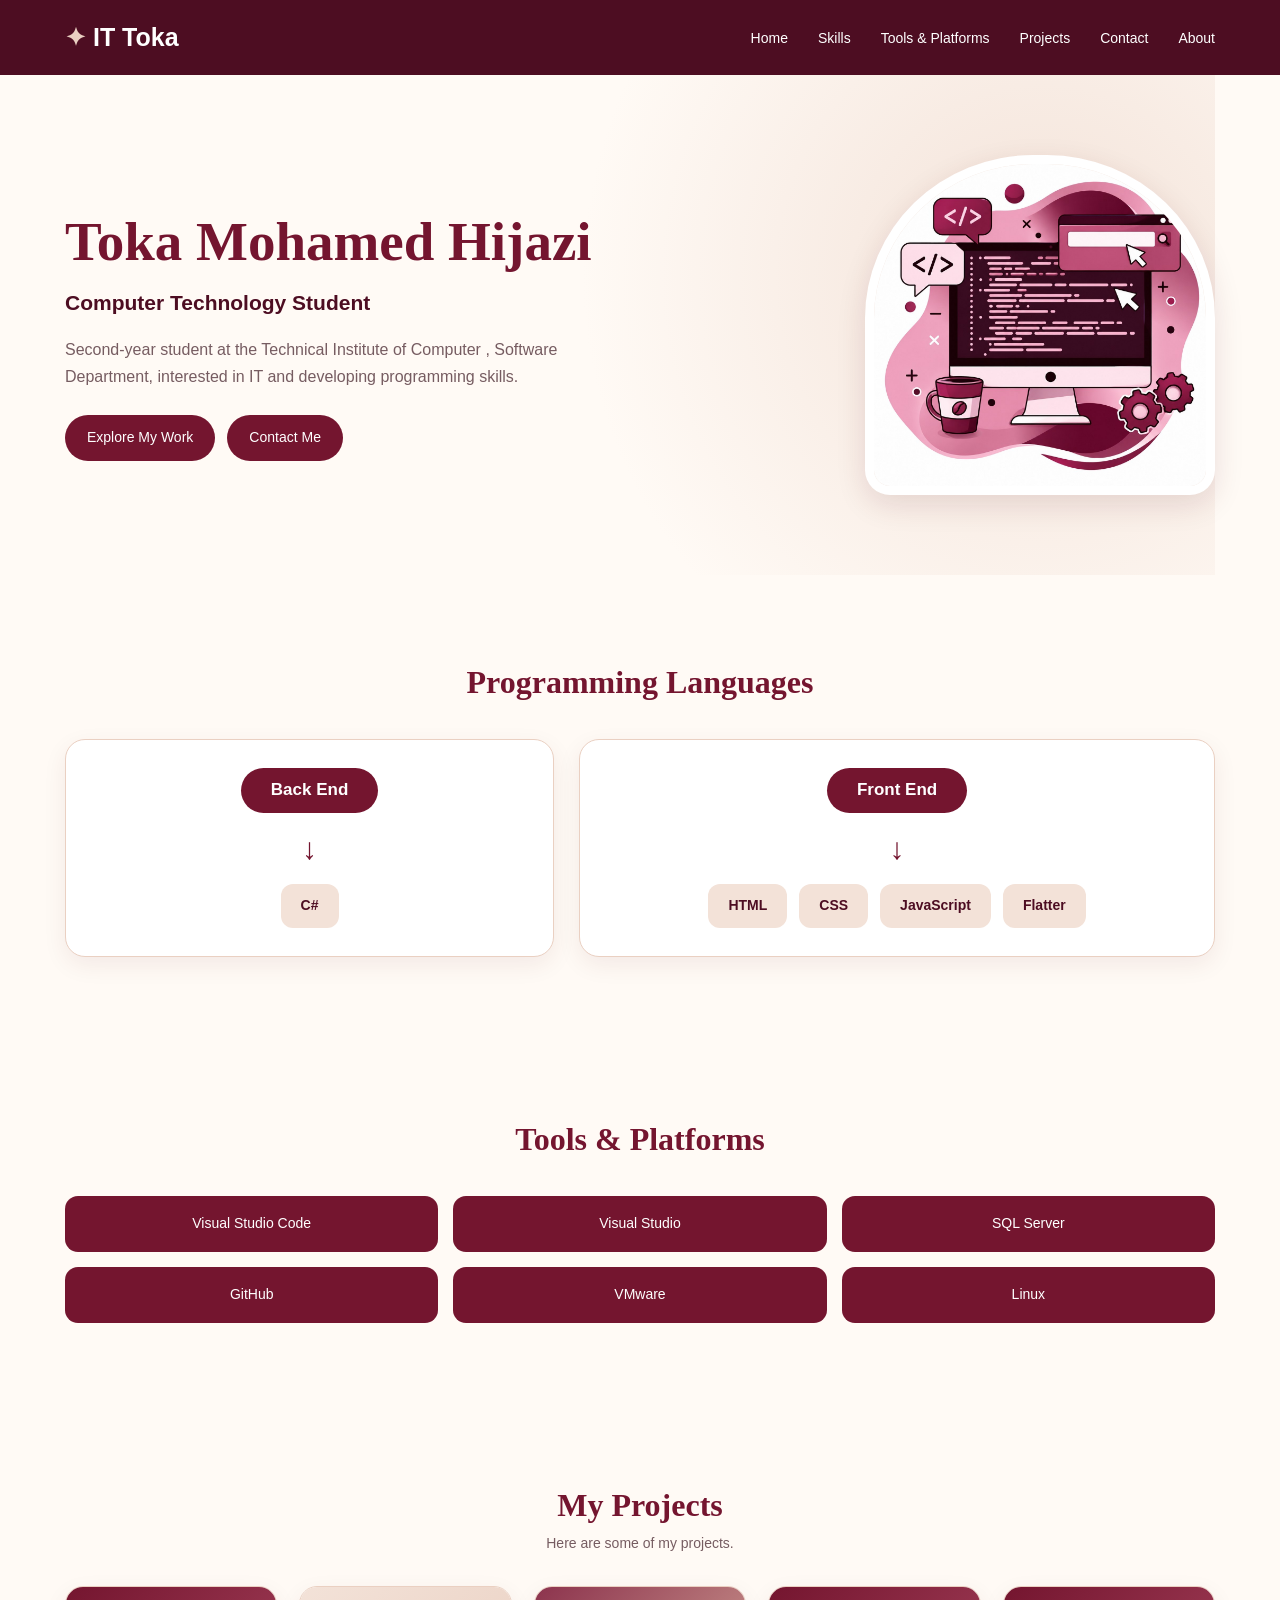
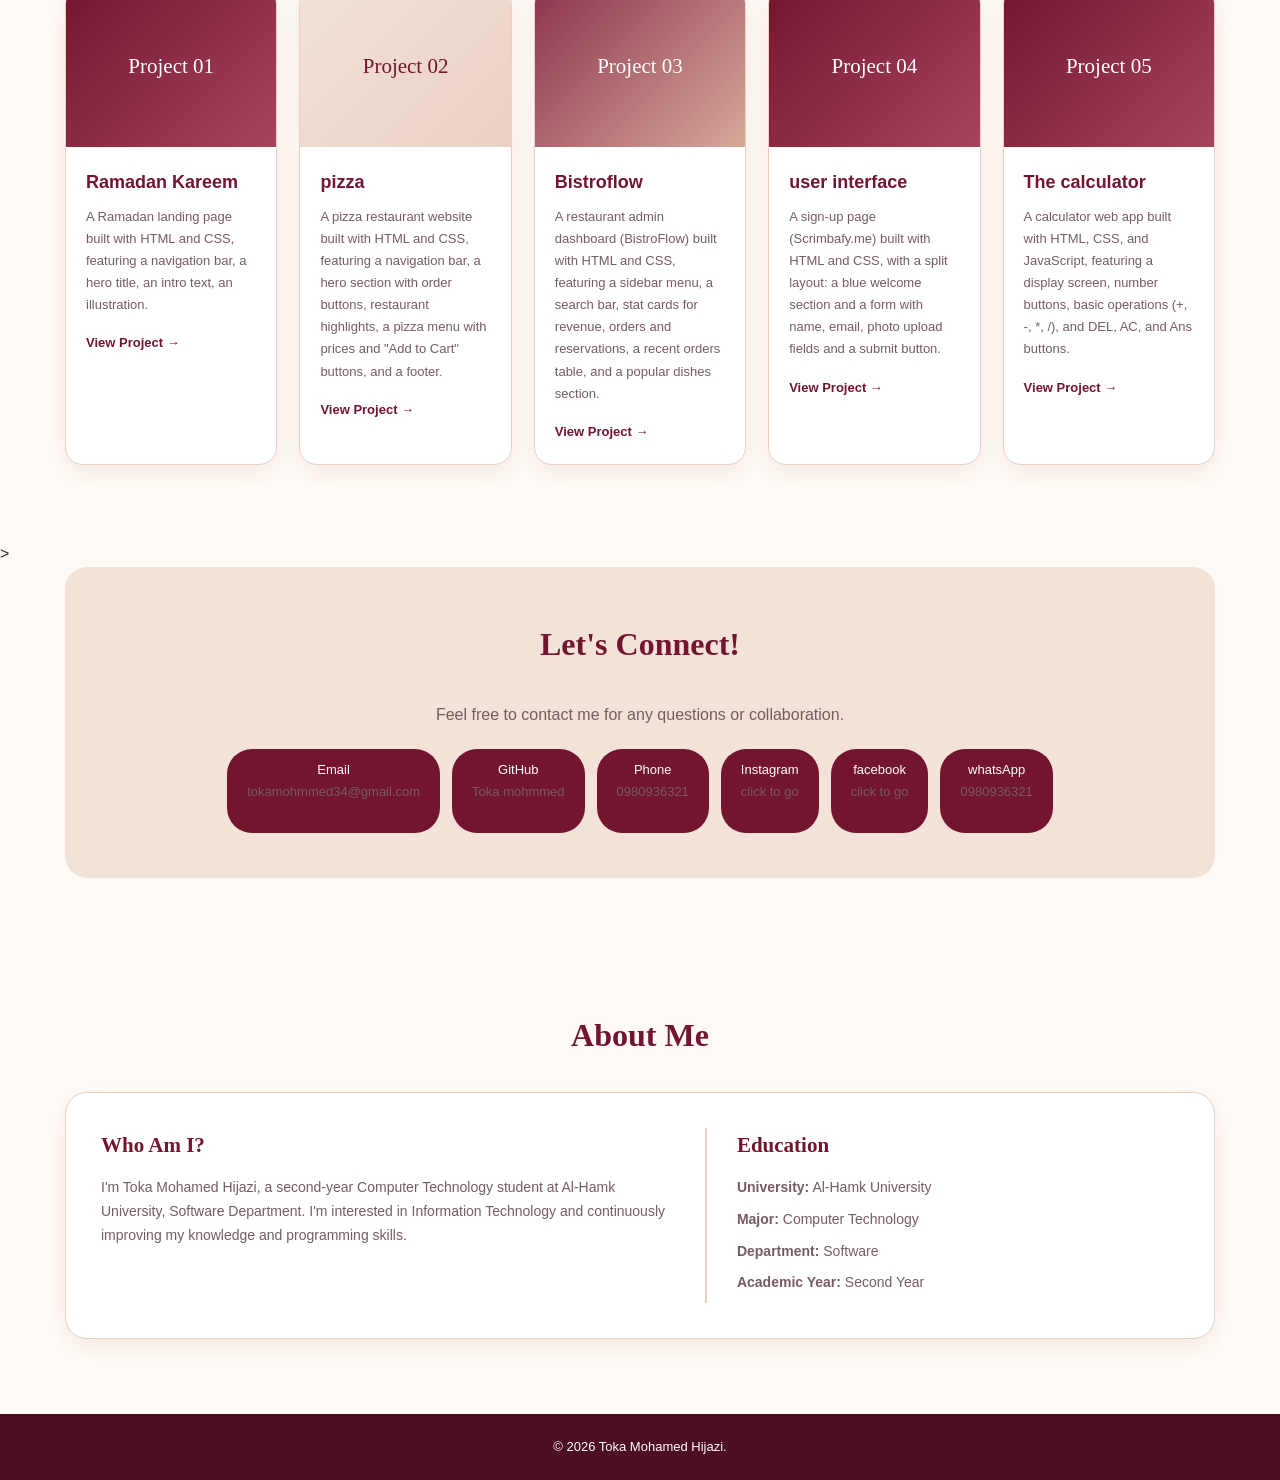
<file: index.html>
<!DOCTYPE html>
<html lang="en">
<head>
    <meta charset="UTF-8">
    <meta name="viewport" content="width=device-width, initial-scale=1.0">
    <title>Toka Hijaze</title>
    <link rel="stylesheet" href="style.css">
</head>

<body>
    <header>
        <nav class="navbar">
            <a href="#home" class="logo">✦ IT Toka </a>

            <ul class="nav-links">
                <li><a href="#home">Home</a></li>
                <li><a href="#skills">Skills</a></li>
                <li><a href="#Tools">Tools & Platforms</a></li>
                <li><a href="#projects">Projects</a></li>
                <li><a href="#Contact">Contact</a></li>
                 <li><a href="#about">About</a></li>
            </ul>
        </nav>
    </header>

    <section class="home" id="home">
        <div class="home-content">
            <h1>Toka Mohamed Hijazi</h1>
            <h2>Computer Technology Student</h2>
            <p>
                Second-year student at the Technical Institute of  Computer ,
                Software Department, interested in IT and
                developing programming skills.
            </p>
            <div class="home-buttons">
                <a href="#projects" class="btn ">Explore My Work</a>
                <a href="#Contact" class="btn ">Contact Me</a>
            </div>
        </div>
        <div class="home-image">
            <img src="img/photo_2026-11-10_19-53-14.jpg" alt="Toka's portrait">
        </div>

    </section>

    <section class="skills section" id="skills">

        <div class="section-title">
            
            <h2>Programming Languages</h2>
        </div>

        <div class="skills-container">
            <div class="skill-box">

                <h3>Back End</h3>

                <div class="arrow">↓</div>

                <div class="language">
                    <span>C#</span>
                </div>

            </div>

            <div class="skill-box">

                <h3>Front End</h3>

                <div class="arrow">↓</div>

                <div class="language-list">
                    <span>HTML</span>
                    <span>CSS</span>
                    <span>JavaScript</span>
                    <span>Flatter</span>
                </div>

            </div>

        </div>

    </section>

    <section class="tools section" id="Tools">

        <div class="section-title">
            <h2>Tools & Platforms</h2>
        </div>

        <div class="tools-container">
            <div class="tool">Visual Studio Code</div>
            <div class="tool">Visual Studio</div>
            <div class="tool">SQL Server</div>
            <div class="tool">GitHub</div>
            <div class="tool">VMware</div>
            <div class="tool">Linux</div>

        </div>

    </section>

    
    <section class="projects section" id="projects">

        <div class="section-title">
            <h2>My Projects</h2>
            <p>Here are some of my projects.</p>
        </div>

        <div class="projects-container">

            <div class="project-card">

                <div class="project-image">
                    Project 01
                </div>

                <div class="project-info">
                    <h3>Ramadan Kareem</h3>

                    <p>
                         A Ramadan landing page built with HTML and CSS, 
                         featuring a navigation bar, a hero title, an intro text,
                         an illustration.
                    </p>

                    <a href="ملفات/Ramadan Kareem/Ramadan Kareem/homework4.html">View Project →</a>
                </div>

            </div>

            
            <div class="project-card">

                <div class="project-image">
                    Project 02
                </div>

                <div class="project-info">
                    <h3>pizza</h3>

                    <p>
                        A pizza restaurant website built with HTML and CSS, featuring a navigation bar,
                         a hero section with order buttons, restaurant highlights, a pizza menu
                          with prices and "Add to Cart" buttons, and a footer.
                    </p>

                    <a href="ملفات/pizza/index.html">View Project →</a>
                </div>

            </div>
            <div class="project-card">

                <div class="project-image">
                    Project 03
                </div>

                <div class="project-info">
                    <h3>Bistroflow</h3>

                    <p>
                        A restaurant admin dashboard (BistroFlow) built with HTML and CSS, featuring a
                         sidebar menu, a search bar, 
                        stat cards for revenue, orders and reservations, a recent orders table, and a popular dishes section.
                    </p>

                    <a href="ملفات/Bistroflow/index.html">View Project →</a>
                </div>

            </div>

            <div class="project-card">

                <div class="project-image">
                    Project 04
                </div>

                <div class="project-info">
                    <h3>user interface</h3>

                    <p>
                       A sign-up page (Scrimbafy.me) built with HTML and CSS, 
                       with a split layout: a blue welcome section and a form with name, 
                       email, photo upload fields and a submit button.
                    </p>

                    <a href="ملفات/user interface/user interface/index.html">View Project →</a>
                </div>

            </div>
            <div class="projects-container">

            <div class="project-card">

                <div class="project-image">
                    Project 05
                </div>

                <div class="project-info">
                    <h3>The calculator</h3>

                    <p>
                        A calculator web app built with HTML, CSS, and JavaScript,
                         featuring a display screen, number buttons,
                          basic operations (+, -, *, /), and DEL, AC, and Ans buttons.
                    </p>

                    <a href="ملفات/The calculator/smart-calculator.html">View Project →</a>
                </div>

            </div>


        </div>

    </section>
>
    <section class="contact section" id="Contact">

        <div class="section-title">
            <h2>Let's Connect!</h2>
        </div>

        <p>
            Feel free to contact me for any questions
            or collaboration.
        </p>

        <div class="contact-container" id="">

            <a href="mailto:">Email<p> tokamohmmed34@gmail.com</p></a>

            <a href="#">GitHub <p> Toka mohmmed </p></a>

            <a href="tel:">Phone <p> 0980936321</p></a>

            <a href="https://instagram.com/tokahijaze23"> Instagram <p> click to go </p></a>

            <a href="https://www.facebook.com/tokahijaze"> facebook <p> click to go  </p></a>

            <a href="#"> whatsApp <p> 0980936321 </p></a>

        </div>

    </section>

     <section class="about section" id="about">

        <div class="section-title">
            <h2>About Me</h2>
        </div>

        <div class="about-box">

            <div class="about-text">
                <h3>Who Am I?</h3>

                <p>
                    I'm Toka Mohamed Hijazi, a second-year
                    Computer Technology student at Al-Hamk
                    University, Software Department.

                    I'm interested in Information Technology
                    and continuously improving my knowledge
                    and programming skills.
                </p>
            </div>

            <div class="education">
                <h3>Education</h3>

                <p><strong>University:</strong> Al-Hamk University</p>

                <p><strong>Major:</strong> Computer Technology</p>

                <p><strong>Department:</strong> Software</p>

                <p><strong>Academic Year:</strong> Second Year</p>
            </div>

        </div>

    </section>
    <!-- Footer -->
    <footer>
        <p> © 2026 Toka Mohamed Hijazi. </p>
    </footer>

</body>
</html>
</file>
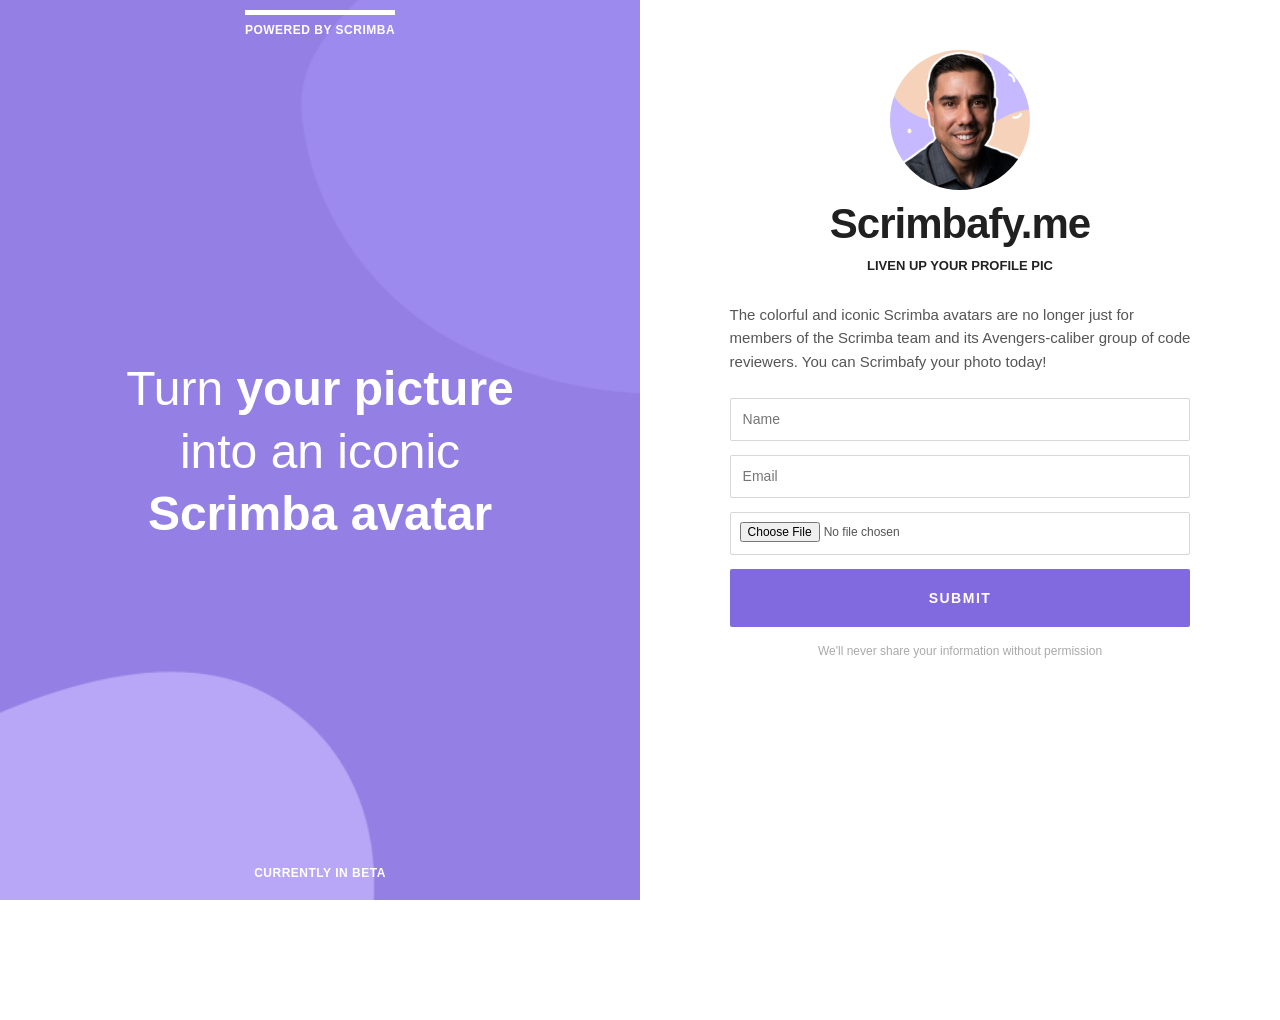
<file: ملفات/user interface/user interface/index.html>
<!DOCTYPE html>
<html lang="en">
<head>
    <meta charset="UTF-8">
    <meta name="viewport" content="width=device-width, initial-scale=1.0">
    <link rel="stylesheet" href="style.css">
    <title>Scrimbafy.me</title>
</head>

<body>

    <div class="pag1">

        <div class="txt1">
            <p>POWERED BY SCRIMBA</p>
        </div>

        <div class="txt2">
            <p>Turn <strong>your picture</strong></p>
            <p>into an iconic</p>
            <p><strong>Scrimba avatar</strong></p>
        </div>
        
        <div class="txt3">
            <p>CURRENTLY IN BETA</p>
        </div>
    </div>

    <div class="pag2">
        <div class="A1">
            <img src="image/avatar.png" alt="Scrimba avatar">

            <h1>Scrimbafy.me</h1>

            <pre>LIVEN UP YOUR PROFILE PIC</pre>
        </div>
        <div class="A2">
            <p>
                The colorful and iconic Scrimba avatars are no longer just
                for members of the Scrimba team and its Avengers-caliber
                group of code reviewers. You can Scrimbafy your photo today!
            </p>
        </div>

        <div class="A3">
            <form>
                <input type="text" placeholder="Name"  required>
                <input type="email"  placeholder="Email" required >
                <input type="file" value="اختيار ملف ">
                <input type="submit"    value="SUBMIT" >
            </form>
            <p>
                We'll never share your information without permission
            </p>
        </div>
    </div>
</body>
</html>
</file>
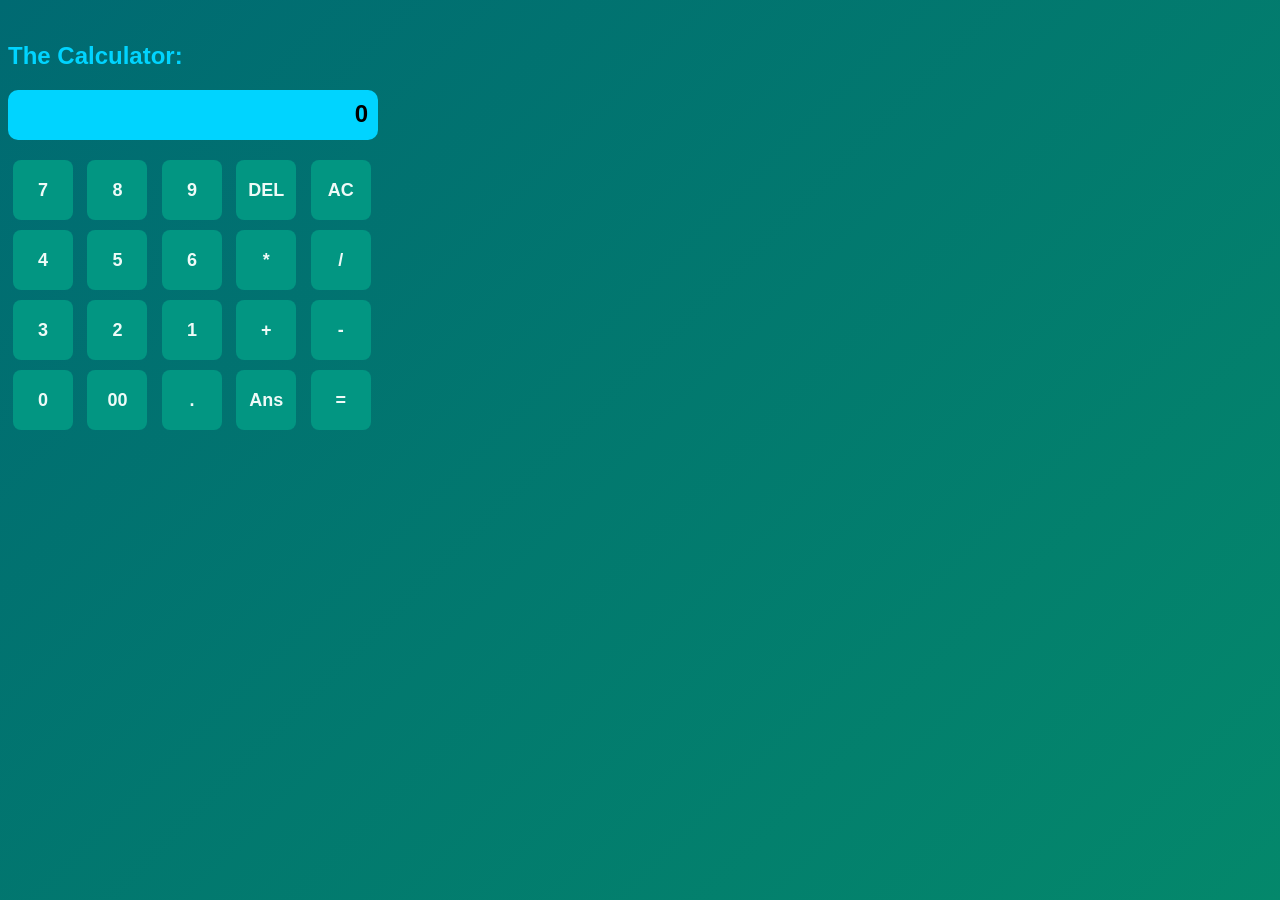
<file: ملفات/The calculator/smart-calculator.html>
<!DOCTYPE html>
<html lang="en">
<head>
    <meta charset="UTF-8">
    <meta name="viewport" content="width=device-width, initial-scale=1.0">
    <title>الحاسبة </title>
    <meta http-equiv="refresh" content="1">
    <link rel="stylesheet" href="./smart-calculator.css">
</head>
<body>
    <br>
    <h1>The Calculator:</h1>

    <div id="d1">
        <div class="display" id="d2">0</div>
         
         <button>7</button>
         <button>8</button>
         <button>9</button>
         <button class="del">DEL</button>
         <button class="ac">AC</button>
         <br> 
     
         <button>4</button>
         <button>5</button>
         <button>6</button>
         <button  class="operator">*</button>
         <button class="operator">/</button>
         <br> 

         <button>3</button>
         <button>2</button>
         <button>1</button>
         <button class="operator">+</button>
         <button class="operator">-</button>
         <br>

         <button>0</button>
         <button>00</button>
         <button>.</button>
         <button class="operator">Ans</button>
         <button class="equals">=</button>
         <br>
    </div>
</body>
</html>
</file>
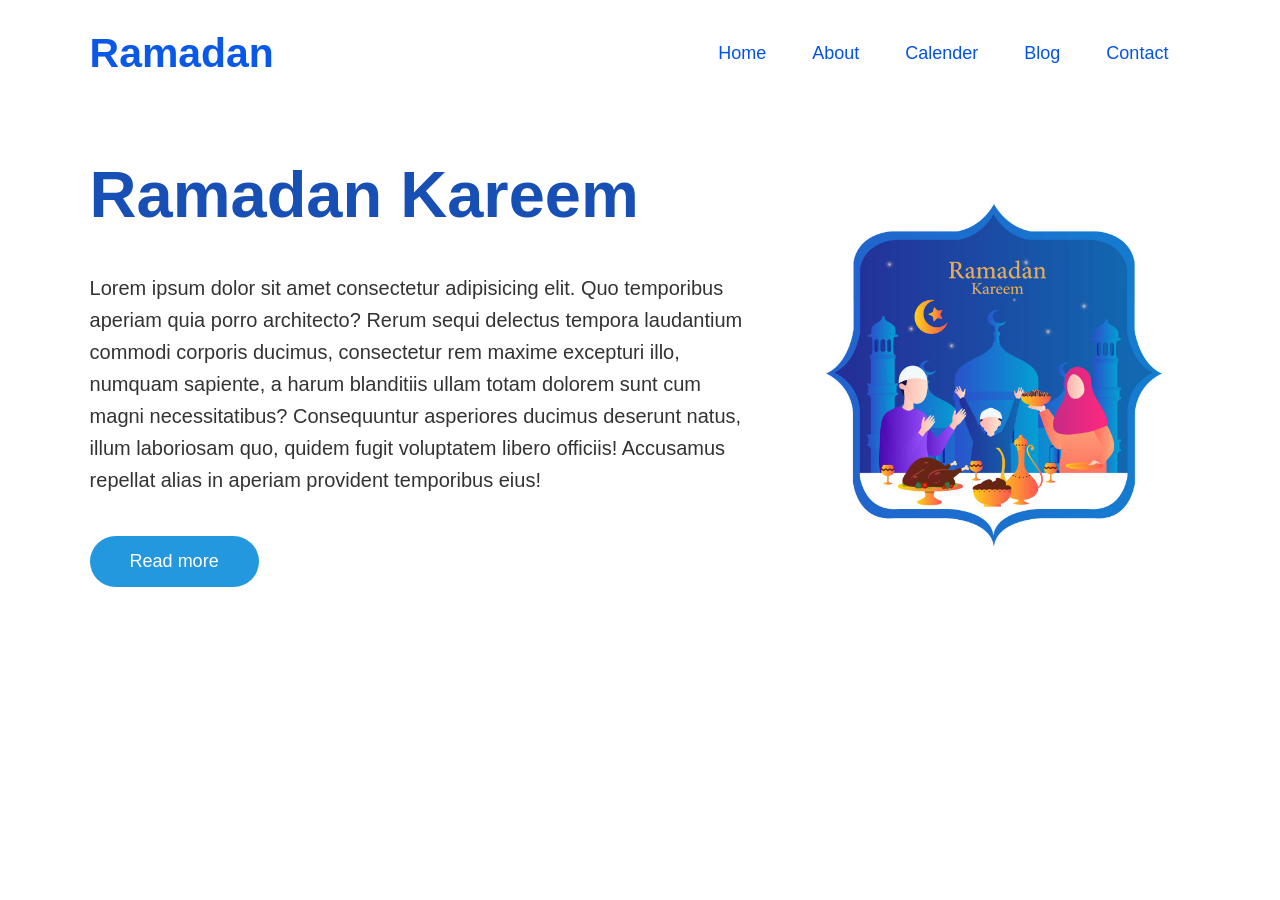
<file: ملفات/Ramadan Kareem/Ramadan Kareem/homework4.html>
<!DOCTYPE html>
<html lang="en">
<head>
    <meta charset="UTF-8">
    <title>Ramadan</title>
    <link rel="stylesheet" href="homework4.css">
</head>
<body>
    <header>
        <div class="title1">
           <h3>Ramadan</h3> 
        </div>

        <nav>
            <a href="#">Home</a>
            <a href="#">About</a>
            <a href="#">Calender</a>
            <a href="#">Blog</a>
            <a href="#">Contact</a>
        </nav>
    </header>


    <main class="title2">

        <div class="text">

            <h1>Ramadan Kareem</h1>

            <p>
                Lorem ipsum dolor sit amet consectetur adipisicing elit.
                Quo temporibus aperiam quia porro architecto? Rerum sequi
                delectus tempora laudantium commodi corporis ducimus,
                consectetur rem maxime excepturi illo, numquam sapiente,
                a harum blanditiis ullam totam dolorem sunt cum magni
                necessitatibus? Consequuntur asperiores ducimus deserunt
                natus, illum laboriosam quo, quidem fugit voluptatem libero
                officiis! Accusamus repellat alias in aperiam provident
                temporibus eius!
            </p>

            <button>Read more</button>

        </div>


        <div class="image">
            <img src="image/ramadan.jpg" alt="Ramadan Kareem">
        </div>

    </main>

</body>
</html>
</file>
<file: style.css>
/* General Settings */

* {
    margin: 0;
    padding: 0;
    box-sizing: border-box;
    scroll-behavior: smooth;
}

:root {
    --wine: #74152f;
    --dark-wine: #4d0d22;
    --light-wine: #a7445d;
    --cream: #fffaf5;
    --beige: #f3e2d8;
    --soft-beige: #ead0c2;
    --text: #482630;
}

body {
    font-family: Arial, sans-serif;
    background-color: var(--cream);
    color: var(--text);
    line-height: 1.7;
}

a {
    text-decoration: none;
    color: inherit;
}

.section {
    width: 90%;
    max-width: 1150px;
    margin: auto;
    padding: 75px 0;
}


/* Navigation */

header {
    background-color: var(--dark-wine);
    position: sticky;
    top: 0;
    z-index: 100;
}

.navbar {
    width: 90%;
    max-width: 1150px;
    margin: auto;
    min-height: 75px;
    display: flex;
    justify-content: space-between;
    align-items: center;
}

.logo {
    color: white;
    font-size: 25px;
    font-weight: bold;
}

.logo:first-letter {
    color: var(--soft-beige);
}

.nav-links {
    display: flex;
    list-style: none;
    gap: 30px;
}

.nav-links a {
    color: white;
    font-size: 14px;
    transition: 0.3s;
}

.nav-links a:hover {
    color: var(--soft-beige);
}


/* Home Section */

.home {
    min-height: 500px;
    width: 90%;
    max-width: 1150px;
    margin: auto;
    display: flex;
    align-items: center;
    justify-content: space-between;
    gap: 50px;
    padding: 65px 0;
    background: radial-gradient(
        circle at 85% 40%,
        var(--beige),
        transparent 45%
    );
}

.home-content {
    flex: 1;
}

.hello {
    color: var(--wine);
    background-color: var(--beige);
    padding: 7px 18px;
    border-radius: 30px;
    font-size: 13px;
    font-weight: bold;
}

.home h1 {
    color: var(--wine);
    font-family: Georgia, serif;
    font-size: clamp(35px, 5vw, 55px);
    line-height: 1.2;
    margin: 20px 0 10px;
}

.home h2 {
    color: var(--dark-wine);
    font-size: 21px;
    margin-bottom: 15px;
}

.home p {
    color: #765c61;
    max-width: 500px;
    margin-bottom: 25px;
}

.home-buttons {
    display: flex;
    gap: 12px;
    flex-wrap: wrap;
}

.btn {
    display: inline-block;
    background-color: var(--wine);
    color: white;
    padding: 11px 22px;
    border-radius: 30px;
    font-size: 14px;
    transition: 0.3s;
}

.btn:hover {
    background-color: var(--dark-wine);
    transform: translateY(-3px);
}

.btn-outline {
    background-color: transparent;
    border: 1px solid var(--wine);
    color: var(--wine);
}

.btn-outline:hover {
    color: white;
}

.home-image {
    width: 350px;
    height: 340px;
    flex-shrink: 0;
    border: 9px solid white;
    border-radius: 48% 48% 25px 25px;
    overflow: hidden;
    background-color: var(--beige);
    box-shadow: 0 10px 30px rgba(80, 15, 35, 0.12);
}

.home-image img {
    width: 100%;
    height: 100%;
    object-fit: cover;
}


/* Section Titles */

.section-title {
    text-align: center;
    margin-bottom: 30px;
}

.section-title span {
    color: var(--light-wine);
    font-size: 12px;
    letter-spacing: 2px;
    font-weight: bold;
}

.section-title h2 {
    color: var(--wine);
    font-family: Georgia, serif;
    font-size: 32px;
    margin-top: 5px;
}

.section-title p {
    color: #765c61;
    font-size: 14px;
}


/* About Section */

.about-box {
    display: grid;
    grid-template-columns: 1.2fr 1fr;
    gap: 35px;
    padding: 35px;
    background-color: white;
    border: 1px solid var(--soft-beige);
    border-radius: 22px;
    box-shadow: 0 8px 25px rgba(80, 15, 35, 0.07);
}

.about-box h3 {
    color: var(--wine);
    font-family: Georgia, serif;
    font-size: 21px;
    margin-bottom: 12px;
}

.about-box p {
    font-size: 14px;
    color: #765c61;
    margin-bottom: 8px;
}

.education {
    border-left: 2px solid var(--soft-beige);
    padding-left: 30px;
}


/* Programming Skills */
.skills-container {
    display: grid;
    grid-template-columns: 1fr 1.3fr;
    gap: 25px;
}
.skill-box {
    background-color: white;
    border: 1px solid var(--soft-beige);
    border-radius: 20px;
    padding: 28px 20px;
    text-align: center;
    box-shadow: 0 8px 25px rgba(80, 15, 35, 0.07);
    transition: 0.3s;
}

.skill-box:hover {
    transform: translateY(-5px);
}

.skill-box h3 {
    display: inline-block;
    background-color: var(--wine);
    color: white;
    padding: 8px 30px;
    border-radius: 30px;
    font-size: 17px;
}

.arrow {
    color: var(--wine);
    font-size: 30px;
    font-weight: bold;
    margin: 10px 0;
}

.language {
    display: flex;
    justify-content: center;
}

.language span,
.language-list span {
    background-color: var(--beige);
    color: var(--dark-wine);
    padding: 10px 20px;
    border-radius: 12px;
    font-weight: bold;
    font-size: 14px;
}

.language-list {
    display: flex;
    justify-content: center;
    flex-wrap: wrap;
    gap: 12px;
}


/* Tools Section */

.tools-container {
    display: grid;
    grid-template-columns: repeat(3, 1fr);
    gap: 15px;
}

.tool {
    text-align: center;
    background-color: var(--wine);
    color: white;
    padding: 16px 10px;
    border-radius: 13px;
    font-size: 14px;
    transition: 0.3s;
}

.tool:hover {
    background-color: var(--dark-wine);
    transform: translateY(-4px);
}


/* Projects Section */

.projects-container {
    display: grid;
    grid-template-columns: repeat( auto-fit , minMax(200px, 1fr));
    gap: 22px;
}

.project-card {
    background-color: white;
    border: 1px solid var(--soft-beige);
    border-radius: 18px;
    overflow: hidden;
    box-shadow: 0 8px 25px rgba(80, 15, 35, 0.07);
    transition: 0.3s;
}

.project-card:hover {
    transform: translateY(-6px);
}

.project-image {
    height: 160px;
    display: flex;
    align-items: center;
    justify-content: center;
    background: linear-gradient(
        135deg,
        var(--wine),
        var(--light-wine)
    );
    color: white;
    font-family: Georgia, serif;
    font-size: 21px;
}

.project-card:nth-child(2) .project-image {
    background: linear-gradient(
        135deg,
        var(--beige),
        var(--soft-beige)
    );
    color: var(--wine);
}

.project-card:nth-child(3) .project-image {
    background: linear-gradient(
        135deg,
        #8c334d,
        #d7a99a
    );
}

.project-info {
    padding: 20px;
}

.project-info h3 {
    color: var(--wine);
    font-size: 18px;
    margin-bottom: 8px;
}

.project-info p {
    color: #765c61;
    font-size: 13px;
    margin-bottom: 12px;
}

.project-info a {
    color: var(--wine);
    font-size: 13px;
    font-weight: bold;
}


/* Contact Section */

.contact {
    background-color: var(--beige);
    border-radius: 22px;
    text-align: center;
    padding: 45px 20px;
    margin-bottom: 50px;
}

.contact p {
    color: #765c61;
    margin-bottom: 20px;
}

.contact-container {
    display: flex;
    justify-content: center;
    flex-wrap: wrap;
    gap: 12px;
}

.contact-container a {
    background-color: var(--wine);
    color: white;
    padding: 10px 20px;
    border-radius: 25px;
    font-size: 13px;
    transition: 0.3s;
}

.contact-container a:hover {
    background-color: var(--dark-wine);
}


/* Footer */

footer {
    background-color: var(--dark-wine);
    color: white;
    text-align: center;
    padding: 22px;
    font-size: 13px;
}


/* Responsive Design */

@media (max-width: 800px) {

    .navbar {
        flex-direction: column;
        padding: 18px 0;
        gap: 15px;
    }

    .nav-links {
        gap: 15px;
        flex-wrap: wrap;
        justify-content: center;
    }

    .home {
        flex-direction: column;
        text-align: center;
    }

    .home p {
        margin-left: auto;
        margin-right: auto;
    }

    .home-buttons {
        justify-content: center;
    }

    .about-box {
        grid-template-columns: 1fr;
    }

    .education {
        border-left: none;
        border-top: 2px solid var(--soft-beige);
        padding: 20px 0 0;
    }
    .skills-container {
        grid-template-columns: 1fr;
    }
    .projects-container {
        grid-template-columns: 1fr 1fr;
    }

}

@media (max-width: 500px) {

    .home-image {
        width: 270px;
        height: 280px;
    }

    .projects-container {
        grid-template-columns: 1fr;
    }

    .tools-container {
        grid-template-columns: 1fr 1fr;
    }

    .section-title h2 {
        font-size: 27px;
    }

    .about-box {
        padding: 22px;
    }

}
</file>
<file: ملفات/user interface/user interface/style.css>
* {
    margin: 0;
    padding: 0;
    box-sizing: border-box;
}
body {
    margin: 0;
    font-family: Arial, Helvetica, sans-serif;
    display: flex;
    width: 100%;
    min-height: 100vh;
    overflow: hidden;
}
.pag1 {
    width: 50%;
    height: 100vh;
    background-image: url(./image/intro-bg.png);
    background-size: cover;
    background-repeat: no-repeat;
    background-position: center;
    position: relative;
    color: white;
}
.pag1::before {
    position: absolute;
    width: 500px;
    height: 500px;
    border-radius: 50%;
    background: rgba(111, 91, 202, 0.16);
    top: 170px;
}
.pag1::after {
    content: "";
    position: absolute;
    width: 420px;
    height: 220px;
    border-radius: 50%;
    left: -130px;
    bottom: -120px;
}
.pag1 {
    display: flex;
    flex-direction: column;
    justify-content: space-between;
    align-items: center;
    text-align: center;
    padding: 20px 40px;
}
.pag1 > div {
    position: relative;
    z-index: 1;
}
.txt1 p {
    display: inline;
    border-top: 5px solid white;
    padding-top: 8px;
}
.txt1 p,
.txt3 p {
    font-size: 12px;
    font-weight: 700;
    letter-spacing: 0.5px;
}
.txt2 p {
    font-size: 48px;
    font-weight: 300;
    line-height: 1.3;
}

.txt2 strong {
    font-weight: 800;
}
.pag2 {
    width: 50%;
    height: 100vh;
    background: #ffffff;
    padding: 50px 7% 30px;
    display: flex;
    flex-direction: column;
    align-items: center;
}
.A1 {
    width: 100%;
    text-align: center;
}
.A1 img {
    display: block;
    width: 140px;
    height: 140px;
    margin: 0 auto 13px;
    border-radius: 50%;
    object-fit: cover;
}
.A1 h1 {
    font-size: 42px;
    line-height: 1;
    font-weight: 800;
    color: #202020;
    margin-bottom: 13px;
    letter-spacing: -1px;
}
.A1 pre {
    font-family: Arial, Helvetica, sans-serif;
    font-size: 13px;
    font-weight: bold;
    color: #222;
    margin: 0;
}
.A2 {
    width: 100%;
    max-width: 505px;
    margin-top: 30px;
}
.A2 p {
    font-size: 15px;
    line-height: 1.55;
    color: #555;
    text-align: left;
}
.A3 {
    width: 100%;
    max-width: 505px;
    margin-top: 25px;
}
.A3 form {
    width: 100%;
}
.A3 input[type="text"], .A3 input[type="email"]
{
    width: 100%;
    height: 43px;
    display: block;
    margin-bottom: 14px;
    padding: 0 12px;
    border: 1px solid #d7d7d7;
    border-radius: 2px;
    background: #fff;
    font-family: Arial, Helvetica, sans-serif;
    font-size: 14px;
    outline: none;
}
.A3 input[type="text"]:focus, .A3 input[type="email"]:focus {
    border-color: #8b76df;
}
.A3 input[type="file"] {
    width: 100%;
    height: 43px;
    display: block;
    margin-bottom: 14px;
    padding: 9px;
    border: 1px solid #d7d7d7;
    border-radius: 2px;
    background: white;
    font-size: 12px;
    color: #555;
}
.A3 input[type="submit"] {
    width: 100%;
    height: 58px;
    display: block;
    border: none;
    border-radius: 2px;
    background: #8169df;
    color: white;
    font-family: Arial, Helvetica, sans-serif;
    font-size: 14px;
    font-weight: 800;
    letter-spacing: 1.5px;
    cursor: pointer;
}
.A3 input[type="submit"]:hover {
    background: #745cd3;
}
.A3 > p {
    width: 100%;
    margin-top: 17px;
    text-align: center;
    color: #aaa;
    font-size: 12px;
}
</file>
<file: ملفات/The calculator/smart-calculator.css>
body{

     min-height: 100vh;
     background: linear-gradient(135deg, #006a72 0%, #04886b 100%);
     font-family: Arial, sans-serif;
}
button
    {
        width: 60px;
        height: 60px;
        margin: 5px;
        border: none;
        border-radius: 8px;
        font-size: 18px;
        font-weight: bold;
        cursor: pointer;
        background: #029682;
        color: rgb(238, 250, 247);
        transition: 0.2s;
}
 .d1 {
        background: #029682;
        padding: 20px;
        border-radius: 15px;
        box-shadow: 0 10px 40px rgba(0, 0, 0, 0.5);
        width: 320px;
    }

     h1 {
        text-align:left;
        color: #00d4ff;
        margin-bottom: 20px;
        font-size: 24px;
    }
     .display {
        background: #00d4ff;
        color: #000;
        font-size: 24px;
        height: 30px;
        width: 350px;
        padding: 10px;
        border-radius: 10px;
        text-align: right;
        margin-bottom: 15px;
        font-weight: bold;
    }
      .del, .ac {
        background: #029682;
    }

    .operator {
        background: #029682;
    }
    .equals {
        background: #029682;
        width: 60px;
    }

    button:hover {
        background: #029b09;
        transform: scale(1.05);
    }
</file>
<file: ملفات/Ramadan Kareem/Ramadan Kareem/homework4.css>
* {
    margin: 0;
    padding: 0;
}
body {
    font-family:Arial, Helvetica, sans-serif ;
    background-color: white;
}
header {
    display: flex;
    justify-content: space-between;
    align-items: center;
    padding: 30px 7%;
}
.title1 {
    font-size: 35px;
    font-weight: bold;
    color: #0a58e7;
}
header nav {
    display: flex;
    gap: 2px;
}
 header nav a {
    text-decoration: none;
    color: #0353e7;
    font-size: 18px;
    padding: 12px 22px;
    border-radius: 25px;
}
nav a:hover {
    background-color: #0e8bd3;
}
.title2 {
    display: flex;
    align-items: center;
    justify-content: space-between;
    padding: 50px 7%;
}
.text {
    width: 60%;
}
.text h1 {
    color: #174fb5;
    font-size: 65px;
    margin-bottom: 40px;
}
.text p {
    color: #333;
    font-size: 20px;
    line-height: 1.6;
    margin-bottom: 40px;
    
}
.text button {
    background-color: #2398df;
    color: white;
    border: none;
    padding: 15px 40px;
    border-radius: 30px;
    font-size: 18px;
}
.text button:hover {
    background-color: #174fb5;
}
.image {
    width: 35%;
}
.image img {
    width: 100%;
    display: block;
}
</file>
